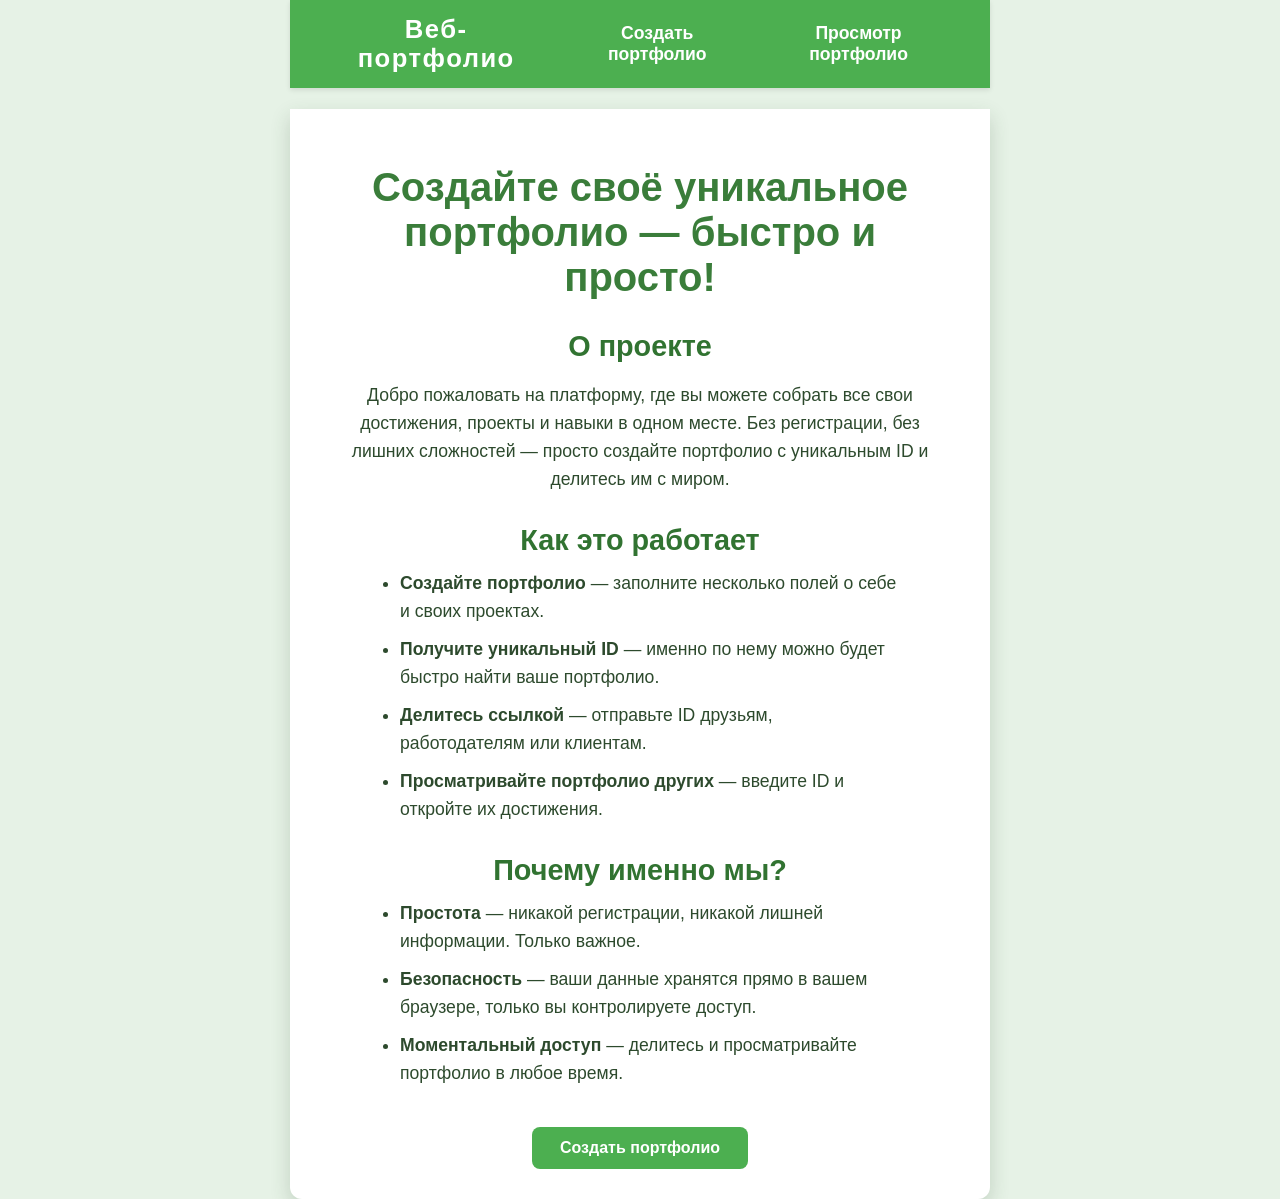
<file: index.html>
<!DOCTYPE html>
<html lang="ru">
<head>
  <meta charset="UTF-8" />
  <meta name="viewport" content="width=device-width, initial-scale=1" />
  <title>Веб-портфолио</title>
  <link rel="stylesheet" href="css/index.css" />
</head>
<body>
  <header>
    <div class="header-container">
      <div class="logo">Веб-портфолио</div>
      <nav>
        <a href="create.html" class="nav-link">Создать портфолио</a>
        <a href="view.html" class="nav-link">Просмотр портфолио</a>
      </nav>
    </div>
  </header>

  <main>
    <h1>Создайте своё уникальное портфолио — быстро и просто!</h1>

    <section>
      <h2>О проекте</h2>
      <p>
        Добро пожаловать на платформу, где вы можете собрать все свои достижения, проекты и навыки в одном месте. Без регистрации, без лишних сложностей — просто создайте портфолио с уникальным ID и делитесь им с миром.
      </p>
    </section>

    <section>
      <h2>Как это работает</h2>
      <ul>
        <li><strong>Создайте портфолио</strong> — заполните несколько полей о себе и своих проектах.</li>
        <li><strong>Получите уникальный ID</strong> — именно по нему можно будет быстро найти ваше портфолио.</li>
        <li><strong>Делитесь ссылкой</strong> — отправьте ID друзьям, работодателям или клиентам.</li>
        <li><strong>Просматривайте портфолио других</strong> — введите ID и откройте их достижения.</li>
      </ul>
    </section>

    <section>
      <h2>Почему именно мы?</h2>
      <ul>
        <li><strong>Простота</strong> — никакой регистрации, никакой лишней информации. Только важное.</li>
        <li><strong>Безопасность</strong> — ваши данные хранятся прямо в вашем браузере, только вы контролируете доступ.</li>
        <li><strong>Моментальный доступ</strong> — делитесь и просматривайте портфолио в любое время.</li>
      </ul>
    </section>

    <a href="create.html" class="btn-primary">Создать портфолио</a>
  </main>
</body>
</html>
</file>
<file: css/index.css>
html, body {
  height: 100%;
  margin: 0;
  padding: 0;
}

body {
  font-family: 'Segoe UI', Tahoma, Geneva, Verdana, sans-serif;
  background: #e6f2e6;
  color: #2d4a2d;

  /* Центрируем весь контент по вертикали и горизонтали */
  display: flex;
  flex-direction: column;
  justify-content: center;
  align-items: center;

  padding: 20px;
  text-align: center;
  box-sizing: border-box;
}

header {
  background-color: #4caf50;
  padding: 15px 0;
  color: white;
  box-shadow: 0 2px 5px rgba(0,0,0,0.1);
  position: sticky;
  top: 0;
  z-index: 1000;

  width: 700px;
  max-width: 100%;

  /* Центрируем всё внутри header */
  display: flex;
  justify-content: center; /* Центрируем по горизонтали */
  align-items: center;
  box-sizing: border-box;
  padding-left: 40px;
  padding-right: 40px;
}

.header-container {
  display: flex;
  align-items: center;
  gap: 30px;/* Расстояние между логотипом и навигацией */
}

.logo {
  font-weight: 700;
  font-size: 1.6rem;
  letter-spacing: 1.5px;
  user-select: none;
  cursor: default;
}

nav {
  display: flex;
  gap: 25px;
  align-items: center;
}

nav .nav-link {
  color: white;
  text-decoration: none;
  font-weight: 600;
  font-size: 1.1rem;
  transition: opacity 0.3s ease;
}

nav .nav-link:hover {
  opacity: 0.8;
}


main {
  background: white;
  max-width: 700px;
  width: 100%;
  padding: 30px 40px;
  border-radius: 0 0 12px 12px;
  box-shadow: 0 8px 20px rgba(45, 74, 45, 0.2);
  box-sizing: border-box;
  margin-top: 320px;
}

h1 {
  font-size: 2.5rem;
  margin-bottom: 15px;
  color: #3a7d3a;
}

h2 {
  font-size: 1.8rem;
  margin-top: 30px;
  margin-bottom: 12px;
  color: #317331;
}

p, li {
  font-size: 1.1rem;
  line-height: 1.6;
  margin-bottom: 10px;
}

ul {
  list-style-type: disc;
  padding-left: 20px;
  text-align: left;
  margin: 0 auto 15px auto;
  max-width: 500px;
}

.btn-primary {
  display: inline-block;
  background-color: #4caf50;
  color: white;
  font-weight: 600;
  padding: 12px 28px;
  border-radius: 8px;
  text-decoration: none;
  margin-top: 25px;
  transition: background-color 0.3s ease;
  cursor: pointer;
}

.btn-primary:hover {
  background-color: #3b8b3b;
}

/* Адаптив */

@media (max-width: 768px) {
  header, main {
    width: 100%;
    padding-left: 20px;
    padding-right: 20px;
  }

  h1 {
    font-size: 2rem;
  }

  h2 {
    font-size: 1.5rem;
  }

  nav .nav-link {
    margin-left: 15px;
    font-size: 1rem;
  }
}

@media (max-width: 480px) {
  body {
    padding: 15px 10px;
  }

  header {
    flex-direction: column;
    align-items: flex-start;
    padding-left: 10px;
    padding-right: 10px;
  }

  nav {
    margin-top: 10px;
    width: 100%;
  }

  nav .nav-link {
    display: inline-block;
    margin: 0 10px 10px 0;
    font-size: 0.95rem;
  }

  main {
    padding: 20px 15px;
    border-radius: 12px;
  }

  h1 {
    font-size: 1.6rem;
  }

  h2 {
    font-size: 1.3rem;
  }

  ul {
    padding-left: 15px;
  }

  .btn-primary {
    width: 100%;
    padding: 12px 0;
    font-size: 1.1rem;
  }
}
</file>
